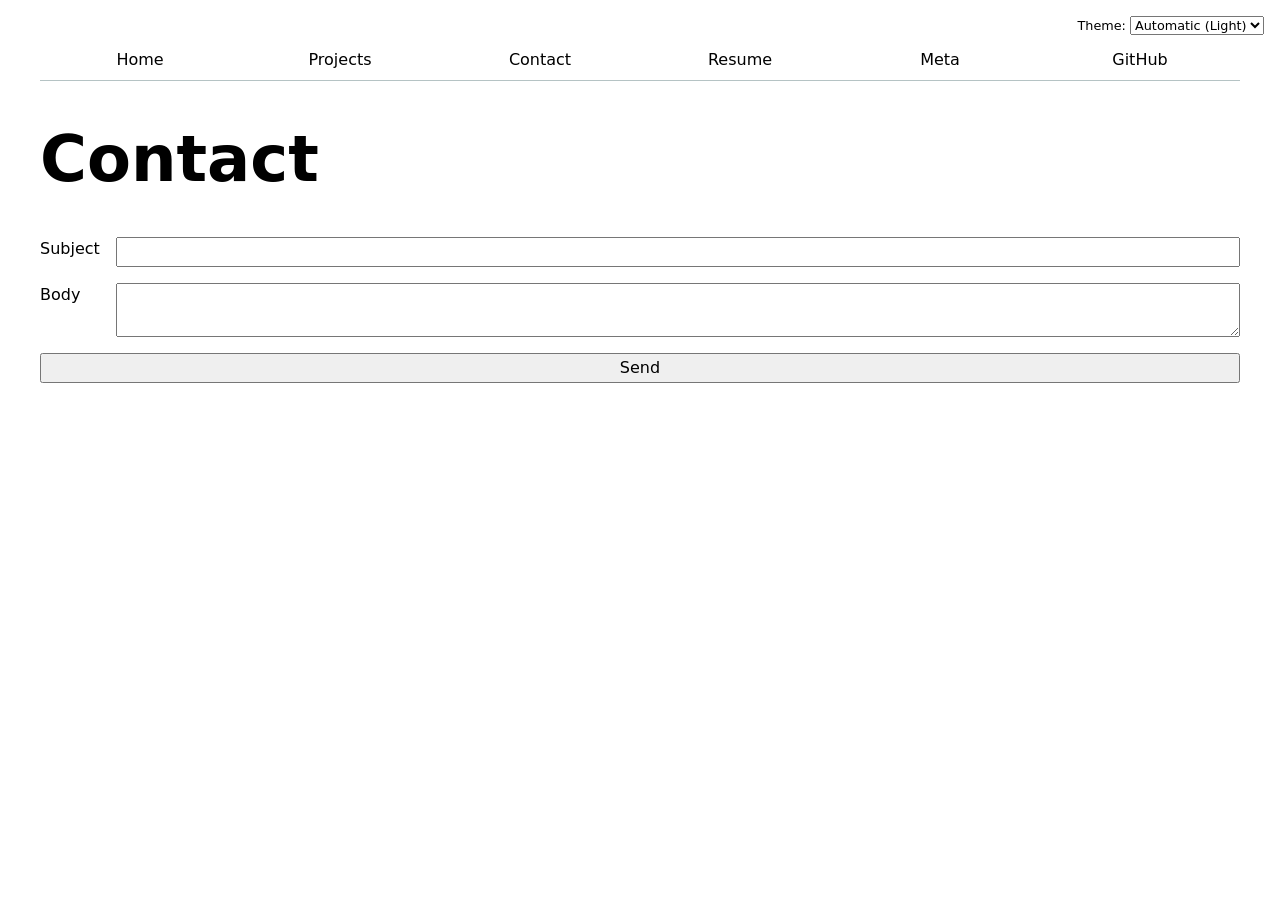
<file: contact/index.html>
<!DOCTYPE html>
<html lang="en">
<head>
    <meta charset="UTF-8">
    <meta name="viewport" content="width=device-width, initial-scale=1.0">
    <link rel="stylesheet" href="../style.css">
    <script type="module" src="../global.js"></script>
    <title>Contact</title>
</head>
<body>
    <h1>
        Contact
    </h1>
    <form action="mailto:feliang@ucsd.edu">
        <label>Subject <input name="subject"></label>
        <label>Body <textarea name="body"></textarea></label>
        <button>Send</button>
    </form>
</body>
</html>
</file>
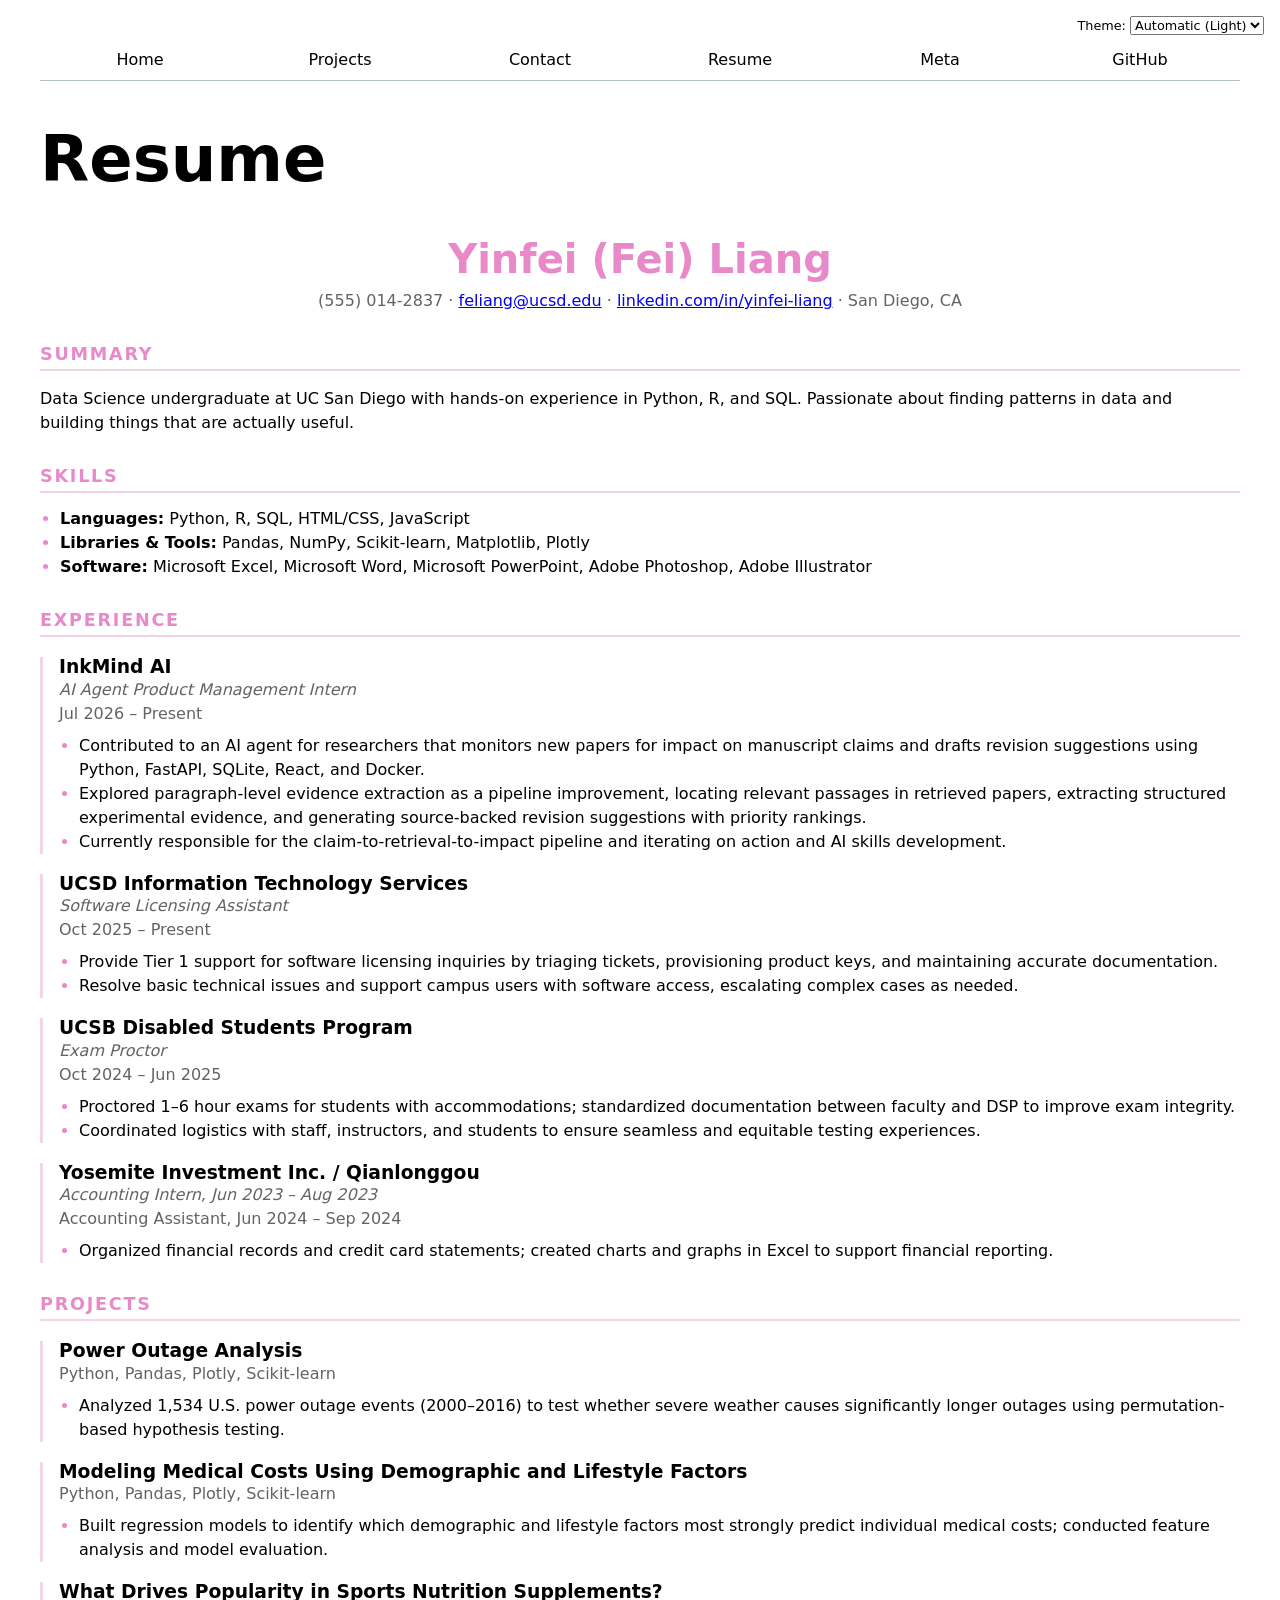
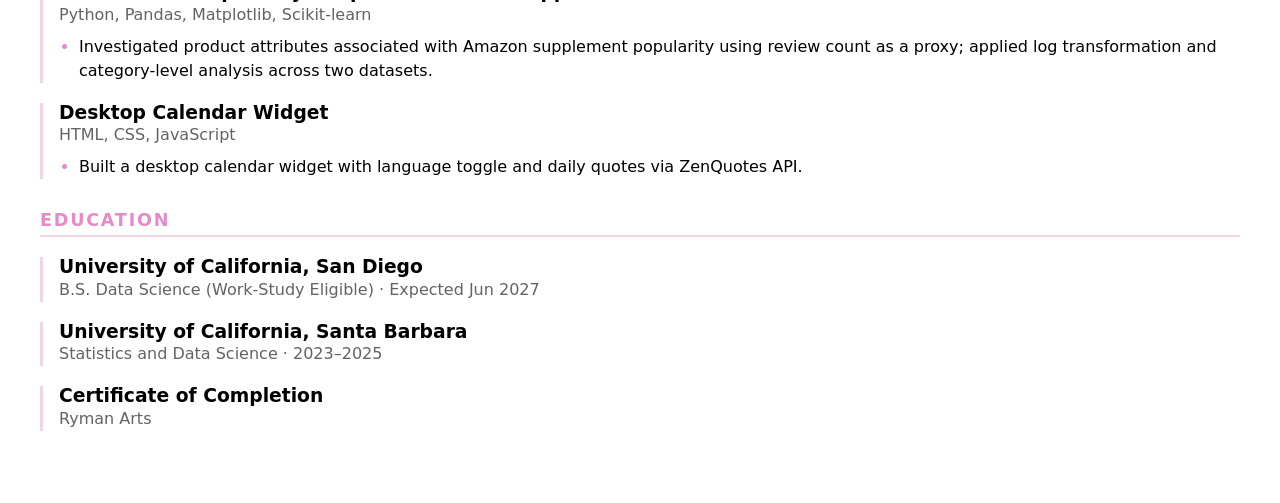
<file: resume/index.html>
<!DOCTYPE html>
<html lang="en">
<head>
    <meta charset="UTF-8">
    <meta name="viewport" content="width=device-width, initial-scale=1.0">
    <link rel="stylesheet" href="../style.css">
    <script type="module" src="../global.js"></script>
    <title>Resume</title>
</head>
<body class="resume">
    <h1>
        Resume
    </h1>

    <header>
        <h2>Yinfei (Fei) Liang</h2>
        <p>
            (555) 014-2837 ·
            <a href="mailto:feliang@ucsd.edu">feliang@ucsd.edu</a> ·
            <a href="https://www.linkedin.com/in/yinfei-liang" target="_blank">linkedin.com/in/yinfei-liang</a> ·
            San Diego, CA
        </p>
    </header>

    <section>
        <h2>Summary</h2>
        <p>
            Data Science undergraduate at UC San Diego with hands-on experience in Python, R, and SQL.
            Passionate about finding patterns in data and building things that are actually useful.
        </p>
    </section>

    <section>
        <h2>Skills</h2>
        <ul>
            <li><strong>Languages:</strong> Python, R, SQL, HTML/CSS, JavaScript</li>
            <li><strong>Libraries &amp; Tools:</strong> Pandas, NumPy, Scikit-learn, Matplotlib, Plotly</li>
            <li><strong>Software:</strong> Microsoft Excel, Microsoft Word, Microsoft PowerPoint, Adobe Photoshop, Adobe Illustrator</li>
        </ul>
    </section>

    <section>
        <h2>Experience</h2>

        <article>
            <header>
                <h3>InkMind AI</h3>
                <p>AI Agent Product Management Intern</p>
                <p><time datetime="2026-07">Jul 2026</time> – Present</p>
            </header>
            <ul>
                <li>
                    Contributed to an AI agent for researchers that monitors new papers for impact on manuscript claims
                    and drafts revision suggestions using Python, FastAPI, SQLite, React, and Docker.
                </li>
                <li>
                    Explored paragraph-level evidence extraction as a pipeline improvement, locating relevant passages
                    in retrieved papers, extracting structured experimental evidence, and generating source-backed
                    revision suggestions with priority rankings.
                </li>
                <li>
                    Currently responsible for the claim-to-retrieval-to-impact pipeline and iterating on action and
                    AI skills development.
                </li>
            </ul>
        </article>

        <article>
            <header>
                <h3>UCSD Information Technology Services</h3>
                <p>Software Licensing Assistant</p>
                <p><time datetime="2025-10">Oct 2025</time> – Present</p>
            </header>
            <ul>
                <li>
                    Provide Tier 1 support for software licensing inquiries by triaging tickets, provisioning product
                    keys, and maintaining accurate documentation.
                </li>
                <li>
                    Resolve basic technical issues and support campus users with software access, escalating complex
                    cases as needed.
                </li>
            </ul>
        </article>

        <article>
            <header>
                <h3>UCSB Disabled Students Program</h3>
                <p>Exam Proctor</p>
                <p><time datetime="2024-10">Oct 2024</time> – <time datetime="2025-06">Jun 2025</time></p>
            </header>
            <ul>
                <li>
                    Proctored 1–6 hour exams for students with accommodations; standardized documentation between
                    faculty and DSP to improve exam integrity.
                </li>
                <li>
                    Coordinated logistics with staff, instructors, and students to ensure seamless and equitable
                    testing experiences.
                </li>
            </ul>
        </article>

        <article>
            <header>
                <h3>Yosemite Investment Inc. / Qianlonggou</h3>
                <p>
                    Accounting Intern,
                    <time datetime="2023-06">Jun 2023</time> – <time datetime="2023-08">Aug 2023</time>
                </p>
                <p>
                    Accounting Assistant,
                    <time datetime="2024-06">Jun 2024</time> – <time datetime="2024-09">Sep 2024</time>
                </p>
            </header>
            <ul>
                <li>
                    Organized financial records and credit card statements; created charts and graphs in Excel to
                    support financial reporting.
                </li>
            </ul>
        </article>
    </section>

    <section>
        <h2>Projects</h2>

        <article>
            <h3>Power Outage Analysis</h3>
            <p>Python, Pandas, Plotly, Scikit-learn</p>
            <ul>
                <li>
                    Analyzed 1,534 U.S. power outage events (2000–2016) to test whether severe weather causes
                    significantly longer outages using permutation-based hypothesis testing.
                </li>
            </ul>
        </article>

        <article>
            <h3>Modeling Medical Costs Using Demographic and Lifestyle Factors</h3>
            <p>Python, Pandas, Plotly, Scikit-learn</p>
            <ul>
                <li>
                    Built regression models to identify which demographic and lifestyle factors most strongly predict
                    individual medical costs; conducted feature analysis and model evaluation.
                </li>
            </ul>
        </article>

        <article>
            <h3>What Drives Popularity in Sports Nutrition Supplements?</h3>
            <p>Python, Pandas, Matplotlib, Scikit-learn</p>
            <ul>
                <li>
                    Investigated product attributes associated with Amazon supplement popularity using review count as
                    a proxy; applied log transformation and category-level analysis across two datasets.
                </li>
            </ul>
        </article>

        <article>
            <h3>Desktop Calendar Widget</h3>
            <p>HTML, CSS, JavaScript</p>
            <ul>
                <li>Built a desktop calendar widget with language toggle and daily quotes via ZenQuotes API.</li>
            </ul>
        </article>
    </section>

    <section>
        <h2>Education</h2>

        <article>
            <h3>University of California, San Diego</h3>
            <p>B.S. Data Science (Work-Study Eligible) · Expected <time datetime="2027-06">Jun 2027</time></p>
        </article>

        <article>
            <h3>University of California, Santa Barbara</h3>
            <p>Statistics and Data Science · <time datetime="2023">2023</time>–<time datetime="2025">2025</time></p>
        </article>

        <article>
            <h3>Certificate of Completion</h3>
            <p>Ryman Arts</p>
        </article>
    </section>

</body>
</html>
</file>
<file: style.css>
html {
    color-scheme: light dark;
    /* grey text: 50% on light backgrounds, lighter on dark ones */
    --color-muted: light-dark(oklch(50% 0 0), oklch(75% 0 0));
    --color-accent: oklch(75% 35% 340);
    accent-color: var(--color-accent);
  }

body {
    /* Set line height to 1.5 times the font size
         and use the OS’s UI font as the website font
       */
    font: 100%/1.5 system-ui;
    max-width: 1200px;
    margin-inline: auto;
    padding: 2em;
  }

  img{
    max-width: 300px;
    padding: 1em;
  }

  img.Profile{
    max-width: 500px;
    padding: 1em;
  }

  nav{
    --border-color: oklch(50% 10% 200 / 40%);
    display: flex;
    flex-wrap: wrap;      /* links move to a second line on narrow screens */
    margin-bottom: auto;
    border-bottom-width: 1px;
    border-bottom-style: solid;
    border-bottom-color: var(--border-color);
  }

  nav a{
    flex: 1;
    text-align: center;
    text-decoration: none;
    color: inherit;
    padding: 0.5em;
  }

  nav a.current{
    border-bottom-width: 0.4em;
    border-bottom-style: solid;
    border-bottom-color: var(--border-color);
    padding-bottom: 0.5em;
  }

  nav a:hover{
    border-bottom-width: 0.4em;
    border-bottom-style: solid;
    border-bottom-color: var(--color-accent);
    padding-bottom: 0.5em;
    background-color: color-mix(in oklch, var(--color-accent), canvas 85%);
  }

  /* input, textarea, button{
    font-family: inherit;
    display: block;
    width: 100%;
    box-sizing: border-box;
    margin-block: 0.5em;
  } */

  input, textarea, button, select{
    font: inherit;
  }

  form{
    display: grid;
    grid-template-columns: auto 1fr;
    gap: 1em;
    margin-top: 10px;
  }

  label{
    display: contents;
  }

  button{
    grid-column: 1/-1;
  }

  .projects{
    display: grid;
    grid-template-columns: repeat(auto-fill, minmax(15em, 1fr));
    gap: 1em;
  }

  .projects article{
    display: grid;
    grid-template-rows: subgrid;
    grid-row: span 3;
  }

  .projects h2,
  .projects h3{
    margin: 0;
  }

  .projects h2 a,
  .projects h3 a{
    color: inherit;                       /* same color as other titles */
    text-decoration-color: var(--color-accent);
  }

  .projects img{
    max-width: 100%;          /* never wider than the project card */
    height: auto;
    box-sizing: border-box;   /* include the padding in that width */
  }

  h1, h2, h3, h4, h5, h6{
    line-height: 1.1;
    text-wrap: balance;
  }

  h1{
    font-size: 400%;
  }

  /* Resume page */
  .resume > header{
    text-align: center;
    margin-block: 2em;
  }

  .resume > header h2{
    font-size: 250%;
    margin: 0;
    color: var(--color-accent);
  }

  .resume > header p{
    margin-top: 0.5em;
    color: var(--color-muted);
  }

  .resume section{
    margin-block: 2em;
  }

  .resume section > h2{
    font-size: 110%;
    text-transform: uppercase;
    letter-spacing: 0.1em;
    color: var(--color-accent);
    border-bottom: 2px solid oklch(from var(--color-accent) 90% 10% h);
    padding-bottom: 0.25em;
  }

  .resume article{
    margin-block: 1.25em;
    padding-left: 1em;
    border-left: 3px solid oklch(from var(--color-accent) 90% 10% h);
  }

  .resume h3{
    margin: 0;
  }

  .resume article header p,
  .resume article > p{
    margin: 0;
    color: var(--color-muted);
  }

  .resume article header p:first-of-type{
    font-style: italic;
  }

  .resume ul{
    margin-block: 0.5em 0;
    padding-left: 1.25em;
  }

  .resume li::marker{
    color: var(--color-accent);
  }

  /* Theme switcher (added by global.js) */
  .color-scheme{
    display: block;   /* undo the global label { display: contents } from the contact form */
    position: absolute;
    top: 1rem;
    right: 1rem;
    font-size: 80%;
  }

  /* GitHub stats on the home page (filled in by index.js) */
  #profile-stats dl{
    display: grid;
    grid-template-columns: repeat(4, 1fr);
    margin: 0;
    text-align: center;
  }

  /* Lab 6: code stats on the meta page; one equal column per stat, however many there are */
  .stats{
    display: grid;
    grid-auto-flow: column;
    grid-auto-columns: 1fr;
    column-gap: 1em;
    margin-block: 2em;
    text-align: center;
  }

  #profile-stats dt,
  .stats dt{
    grid-row: 1;
    font-size: 80%;
    text-transform: uppercase;
    letter-spacing: 0.05em;
    color: var(--color-muted);
  }

  #profile-stats dd,
  .stats dd{
    grid-row: 2;
    margin: 0;
    font-size: 200%;
    font-weight: bold;
    color: var(--color-accent);
  }

  /* narrow screens: six columns don't fit, so list label and value on one row each */
  @media (max-width: 40em){
    .stats{
      grid-auto-flow: row;
      grid-template-columns: 1fr auto;
      align-items: baseline;
      text-align: left;
    }

    .stats dt,
    .stats dd{
      grid-row: auto;
    }

    .stats dd{
      font-size: 150%;
    }
  }

  /* Lab 5: project year, under the description */
  .projects .project-year{
    margin-top: 0.5em;
    font-family: Baskerville, serif;
    font-variant-numeric: oldstyle-nums;
    font-style: italic;
    color: var(--color-muted);
  }

  /* Lab 5: pie chart on the projects page */
  #projects-pie-plot{
    flex: 0 1 15em;       /* up to 15em wide, can shrink on narrow screens */
    min-width: 8em;
    overflow: visible;
  }

  /* pie chart and legend side by side */
  .container{
    display: flex;
    flex-wrap: wrap;      /* legend drops below the pie if there isn't room */
    align-items: center;
    gap: 2em;
    margin-block: 2em;
  }

  /* Lab 5: pie chart legend (items added by projects.js) */
  .legend{
    display: grid;
    grid-template-columns: repeat(auto-fill, minmax(9em, 1fr));
    gap: 1em;
    list-style: none;
    padding: 1em;
    margin: 0;
    flex: 1;              /* take all the width the pie doesn't use */
    min-width: 15em;
    border: 1px solid var(--border-color, oklch(50% 10% 200 / 40%));
  }

  .legend-item{
    display: flex;
    align-items: center;
    gap: 0.5em;           /* smaller than the legend's gap: swatch stays close to its own label */
  }

  .legend-item em{
    color: var(--color-muted);
  }

  .swatch{
    display: inline-block;
    width: 1em;
    aspect-ratio: 1 / 1;
    border-radius: 50%;
    background: var(--color);
  }

  /* Lab 5: project search box */
  .searchBar{
    display: block;
    width: 100%;
    box-sizing: border-box;
    padding: 0.5em 0.75em;
    margin-block-end: 2em;
  }

  /* Lab 5 Step 5: interactive pie */
  #projects-pie-plot path{
    transition: 300ms;
    cursor: pointer;
  }

  /* fade the other wedges while one is hovered */
  #projects-pie-plot:has(path:hover) path:not(:hover){
    opacity: 0.5;
  }

  .legend-item{
    cursor: pointer;
  }

  /* selected wedge + its legend item; !important beats the inline --color from JS */
  .selected{
    --color: oklch(60% 45% 0) !important;
  }

  #projects-pie-plot path.selected{
    fill: var(--color);
  }

  .legend-item.selected{
    font-weight: bold;
  }

  /* Lab 6: scatterplot gridlines; faint so they don't compete with the dots */
  .gridlines line{
    stroke-opacity: 0.45;
  }

  .gridlines .domain{
    display: none;
  }

  .dots circle{
    fill: var(--color-accent);
    transition: 200ms;
    transform-origin: center;   /* without these two, dots would grow from their top-left corner */
    transform-box: fill-box;

    /* Lab 8 Step 1.4: a new dot starts at radius 0, so it grows in instead of popping in */
    @starting-style{
      r: 0;
    }
  }

  .dots circle:hover{
    transform: scale(1.5);
  }

  /* Lab 6 Step 5: brushed dots; blue so they stand out against the pink ones */
  .dots circle.selected{
    fill: #3fa7e0;
  }

  /* the brush rectangle, with a "marching ants" outline; currentColor works in both themes */
  @keyframes marching-ants{
    to{
      stroke-dashoffset: -8;   /* 5 + 3, one full dash */
    }
  }

  #chart .selection{
    fill-opacity: 0.1;
    stroke: currentColor;
    stroke-opacity: 0.7;
    stroke-dasharray: 5 3;
    animation: marching-ants 2s linear infinite;
  }

  /* Lab 6 Step 3: label/value list, reusable for other <dl>s */
  dl.info{
    display: grid;
    grid-template-columns: auto 1fr;
    gap: 0.25em 1em;
    margin: 0;
    transition-duration: 500ms;
    transition-property: opacity, visibility;
  }

  dl.info dt{
    color: var(--color-muted);
    font-size: 85%;
    align-self: baseline;
  }

  dl.info dd{
    margin: 0;
  }

  /* fade out when hidden, but stay open while the mouse is on it so the link can be clicked */
  dl.info[hidden]:not(:hover, :focus-within){
    opacity: 0;
    visibility: hidden;
  }

  /* floating box; canvas is the page background, so this works in light and dark mode */
  .tooltip{
    position: fixed;
    top: 1em;
    left: 1em;
    z-index: 10;
    padding: 0.75em 1em;
    border-radius: 0.5em;
    background-color: color-mix(in oklch, canvas 85%, transparent);
    backdrop-filter: blur(6px);
    box-shadow: 0 0.25em 1em oklch(0% 0 0 / 30%);
    border: 1px solid oklch(50% 10% 200 / 40%);   /* the shadow can't be seen on a dark page */
  }

  /* Lab 8 Step 1.1: commit time slider on the meta page */
  #time-filter label{
    display: flex;   /* undo the global label { display: contents } from the contact form */
    align-items: baseline;
    gap: 1em;
    flex-wrap: wrap;
  }

  #time-filter input{
    flex: 1;
    min-width: 10em;
  }

  #time-filter time{
    margin-left: auto;   /* push the date to the right end */
    color: var(--color-muted);
  }

  /* Lab 8 Step 2: file sizes as a unit visualization */
  #files{
    display: grid;
    grid-template-columns: 1fr 4fr;   /* file names | dots */
    row-gap: 0.5em;
  }

  /* each file's <div> spans both columns and reuses them (subgrid), so all rows line up */
  #files > div{
    grid-column: 1 / -1;
    display: grid;
    grid-template-columns: subgrid;
  }

  #files dt{
    grid-column: 1;
  }

  #files dt small{
    display: block;   /* line count on its own line, under the name */
    font-size: 75%;
    opacity: 0.7;
  }

  #files dd{
    grid-column: 2;
    display: flex;
    flex-wrap: wrap;   /* dots wrap onto new rows */
    align-items: start;
    align-content: start;
    gap: 0.15em;
    padding-top: 0.6em;
    margin-left: 0;
  }

  /* one line of code */
  .loc{
    display: flex;
    width: 0.5em;
    aspect-ratio: 1;
    background: var(--color);
    border-radius: 50%;
  }

  /* Lab 8 Step 3: scrollytelling, story on the left and chart on the right */
  #scrolly-1{
    position: relative;
    display: flex;
    gap: 1rem;
  }

  #scatter-story{
    position: relative;
    flex: 1;   /* story gets 1/3 of the width... */
  }

  /* the chart sticks to the screen while the story scrolls past.
     sticky needs a height to work; a full screen tall lets us center the chart in it */
  #scatter-plot{
    flex: 2;   /* ...and the chart gets 2/3 */
    position: sticky;
    top: 0;
    left: 0;
    bottom: auto;
    height: 100vh;
    display: flex;
    flex-direction: column;
    justify-content: center;   /* chart in the middle of the screen, not at the top edge */
  }

  /* lots of space after each paragraph, so only one commit is in the middle at a time */
  .step{
    padding-bottom: 60vh;
  }

  .step:last-child{
    padding-bottom: 30vh;
  }

  /* each story step: date on top, the story, then the numbers in grey */
  .step p{
    margin-block: 0.5em;
  }

  .step .step-date{
    color: var(--color-accent);
    font-weight: bold;
  }

  .step .step-numbers{
    color: var(--color-muted);
    font-size: 90%;
  }
</file>
